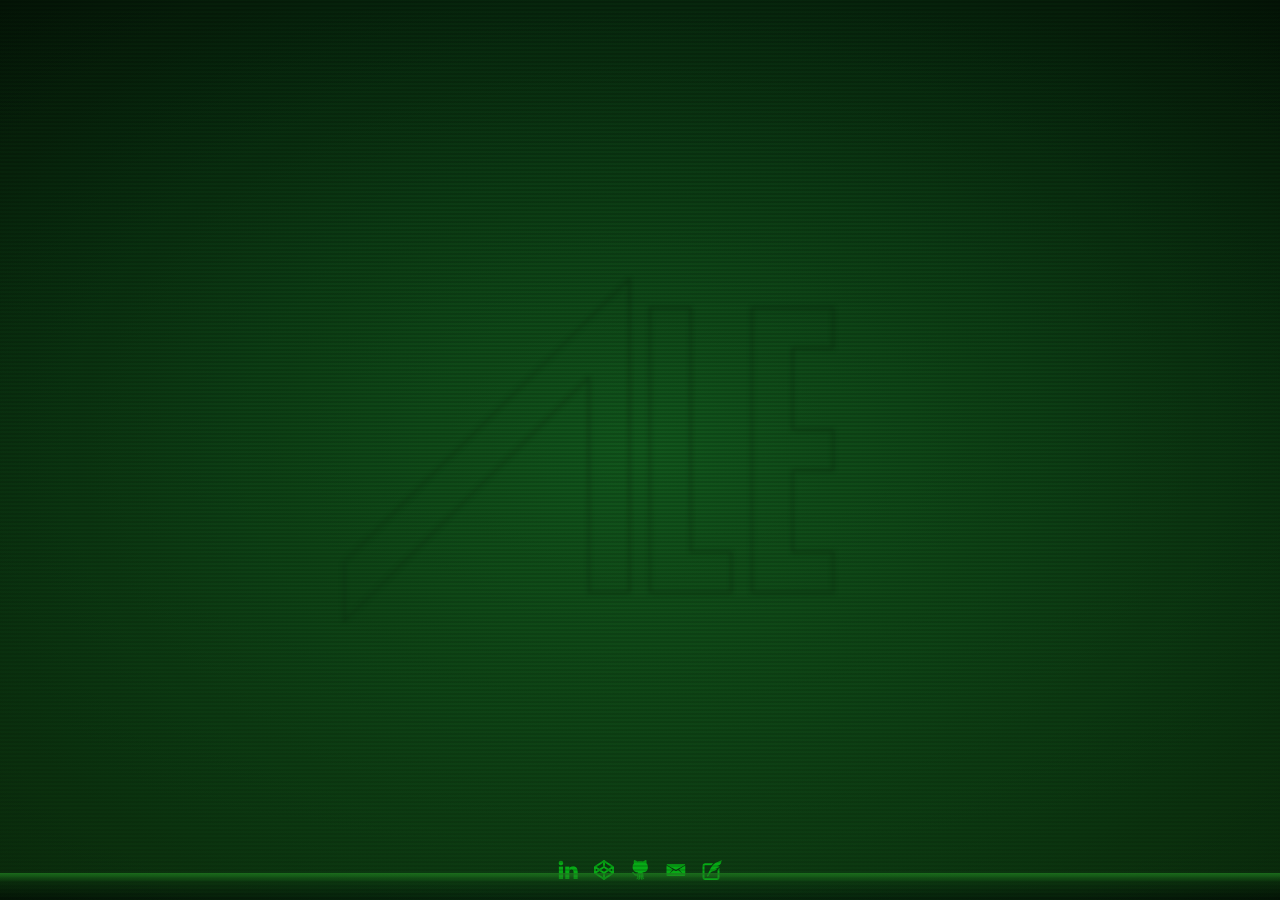
<file: index.html>
<!DOCTYPE html>
<html>
  <head>
    <link rel="apple-touch-icon" sizes="180x180" href="/apple-touch-icon.png" />
    <link rel="icon" type="image/png" sizes="32x32" href="/favicon-32x32.png" />
    <link rel="icon" type="image/png" sizes="16x16" href="/favicon-16x16.png" />
    <link rel="manifest" href="/site.webmanifest" />
    <link rel="mask-icon" href="/safari-pinned-tab.svg" color="#5bbad5" />
    <meta name="theme-color" content="#000000" />
    <meta
      name="viewport"
      content="width=device-width, initial-scale=1.0, viewport-fit=cover"
    />

    <title>Ale</title>
    <!-- Google tag (gtag.js) -->
    <script async src="https://www.googletagmanager.com/gtag/js?id=G-ZBC8TTK3H2"></script>
    <script>
      window.dataLayer = window.dataLayer || [];
      function gtag(){dataLayer.push(arguments);}
      gtag('js', new Date());
    
      gtag('config', 'G-ZBC8TTK3H2');
    </script>
  </head>
  <body>
    <div class="noise"></div>
    <div class="overlay"></div>
    <div class="terminal">
      <svg class="logo" viewBox="0 0 260 190">
        <path
          d="m5.84,182.12v-30.21L150.69,7.88v159.54h-20.69V57.96L5.84,182.12Z"
        />
        <path d="m181.73,22.58v124.16h20.69v20.69h-41.39V22.58h20.69Z" />
        <path
          d="m254.16,22.58v20.69h-20.69v41.39h20.69v20.69h-20.69v41.39h20.69v20.69h-41.39V22.58h41.39Z"
        />
      </svg>
      <div class="networking">
        <a href="https://www.linkedin.com/in/alejandro-fumero/" target="_blank">
          <svg id="a" xmlns="http://www.w3.org/2000/svg" viewBox="0 0 321 306">
            <circle cx="47" cy="42" r="37" style="stroke-width: 0px" />
            <path
              d="m181,186c0-20,13-40,36-40s33,18,33,45v105h66v-113c0-61-32-89-76-89-34,0-51,19-59,32"
              style="stroke-width: 0px"
            />
            <path
              d="m182,296h-66V98h66v198Zm-102,0H14V98h66v198Z"
              style="stroke-width: 0px"
            />
          </svg>
        </a>
        <a href="https://codepen.io/alefumero" target="_blank">
          <svg xmlns="http://www.w3.org/2000/svg" viewBox="0 0 64 64">
            <path
              d="m32,63.96c-.58,0-1.17-.17-1.67-.5L1.45,44.29c-.32-.2-.61-.47-.85-.8-.03-.04-.05-.08-.08-.12-.33-.52-.49-1.1-.48-1.68v-19.38c0-.45.09-.9.28-1.32.18-.39.44-.74.77-1.02.08-.07.16-.13.24-.19.02-.01.03-.02.05-.04L30.29.57c.97-.67,2.44-.67,3.41,0l28.91,19.18c.55.36.95.89,1.17,1.48.13.35.19.72.18,1.08v19.42c0,1.01-.51,1.96-1.35,2.52l-28.94,19.2c-.51.34-1.09.5-1.67.5Zm3.03-20.86v12.2l20.47-13.58-9.13-6.14-11.33,7.52Zm-26.52-1.38l20.47,13.58v-12.2l-11.34-7.52-9.13,6.14Zm14.57-9.8l8.93,5.92,8.93-5.92-8.93-6-8.93,6Zm28.74.04l6.1,4.1v-8.15l-6.1,4.04ZM6.08,27.91v8.15l6.1-4.1-6.1-4.05Zm28.94-7.25l11.36,7.64,9.09-6.03-20.44-13.56v11.95Zm-26.49,1.61l9.09,6.03,11.36-7.64v-11.95l-20.44,13.56Z"
              style="stroke-width: 0px"
            />
          </svg>
        </a>
        <a href="https://github.com/alejandrofumero" target="_blank">
          <svg xmlns="http://www.w3.org/2000/svg" viewBox="0 0 353 413">
            <path
              d="m39,205c17,30,49,48,102,53-8,6-17,17-18,30-10,6-29,8-44,3-21-7-29-48-61-42-7,1-6,6,0,10,10,6,21,16,26,30,12,31,37,39,77,33v45c0,14-20,18-20,25,0,3,7,3,12,3,10,0,32-9,32-23,0-12,0-52,1-59,0-15,8-20,8-20,0,0,1,82-2,92-4,13-10,11-10,17,0,9,26,2,35-17,7-15,4-95,3-94h7s0,37,1,53c0,17-1,39,9,50,7,7,29,19,29,8,0-6-12-12-12-29v-79c10,0,8,26,8,26l1,48s-2,18,19,25c8,3,24,3,25-1s-20-11-20-25v-49c0-36-5-49-22-60,53-5,86-18,102-53,10-20,12-44,12-62,0-50-24-67-29-76,7-38-1-55-5-60-14-5-48,12-66,24-30-9-94-8-118,2C77,2,54,7,54,7c0,0-15,27-4,66-15,18-25,31-26,65,0,27,3,44,15,67Z"
              style="stroke-width: 0px"
            />
          </svg>
        </a>
        <a href="mailto:hi@ale.uy" target="_blank">
          <svg xmlns="http://www.w3.org/2000/svg" viewBox="0 0 443 280">
            <path
              d="m30,35.7c11,5.8,163.8,89.1,169.5,92.1s11.5,4.4,20.5,4.4,14.8-1.4,20.5-4.4,158.5-86.3,169.5-92.1c4.1-2.1,11-5.9,12.5-10.2,2.6-7.6-.2-10.5-11.3-10.5H28.8c-11.1,0-13.9,3-11.3,10.5,1.5,4.4,8.4,8.1,12.5,10.2Z"
              style="stroke-width: 0px"
            />
            <path
              d="m418.7,40.2c-8.2,4.2-81.8,56.6-130.5,88.1l82.2,92.5c2,2,2.9,4.4,1.8,5.6-1.2,1.1-3.8.5-5.9-1.4l-98.6-83.2c-14.9,9.6-25.4,16.2-27.2,17.2-7.7,3.9-13.1,4.4-20.5,4.4s-12.8-.5-20.5-4.4c-1.9-1-12.3-7.6-27.2-17.2l-98.6,83.2c-2,2-4.7,2.6-5.9,1.4-1.2-1.1-.3-3.6,1.7-5.6l82.1-92.5C102.9,96.8,28.5,44.4,20.3,40.2c-8.8-4.5-9.3.8-9.3,4.9v205c0,9.3,13.7,20.9,23.5,20.9h371c9.8,0,21.5-11.7,21.5-20.9V45.1c0-4.2.6-9.4-8.3-4.9Z"
              style="stroke-width: 0px"
            />
          </svg>
        </a>
                <a href="https://blog.ale.uy">

        <svg version="1.1" id="_x32_" xmlns="http://www.w3.org/2000/svg" xmlns:xlink="http://www.w3.org/1999/xlink" width="800px" height="800px" viewBox="0 0 512 512" xml:space="preserve">
<g>
	<path class="st0" d="M421.073,221.719c-0.578,11.719-9.469,26.188-23.797,40.094v183.25c-0.016,4.719-1.875,8.719-5.016,11.844   c-3.156,3.063-7.25,4.875-12.063,4.906H81.558c-4.781-0.031-8.891-1.844-12.047-4.906c-3.141-3.125-4.984-7.125-5-11.844V152.219   c0.016-4.703,1.859-8.719,5-11.844c3.156-3.063,7.266-4.875,12.047-4.906h158.609c12.828-16.844,27.781-34.094,44.719-49.906   c0.078-0.094,0.141-0.188,0.219-0.281H81.558c-18.75-0.016-35.984,7.531-48.25,19.594c-12.328,12.063-20.016,28.938-20,47.344   v292.844c-0.016,18.406,7.672,35.313,20,47.344C45.573,504.469,62.808,512,81.558,512h298.641c18.781,0,36.016-7.531,48.281-19.594   c12.297-12.031,20-28.938,19.984-47.344V203.469c0,0-0.125-0.156-0.328-0.313C440.37,209.813,431.323,216.156,421.073,221.719z"/>
	<path class="st0" d="M498.058,0c0,0-15.688,23.438-118.156,58.109C275.417,93.469,211.104,237.313,211.104,237.313   c-15.484,29.469-76.688,151.906-76.688,151.906c-16.859,31.625,14.031,50.313,32.156,17.656   c34.734-62.688,57.156-119.969,109.969-121.594c77.047-2.375,129.734-69.656,113.156-66.531c-21.813,9.5-69.906,0.719-41.578-3.656   c68-5.453,109.906-56.563,96.25-60.031c-24.109,9.281-46.594,0.469-51-2.188C513.386,138.281,498.058,0,498.058,0z"/>
</g>
</svg>
</a>
      </div>
    </div>
  </body>
  <style>
    body {
      min-height: 100dvh;
      background-color: #000000;
      background-image: radial-gradient(#11581e, #041607),
        url("https://media.giphy.com/media/oEI9uBYSzLpBK/giphy.gif");
      background-repeat: no-repeat;
      background-size: cover;
      margin: 0;
      padding: 0;
    }
    .logo {
      width: 40%;
      min-width: 200px;
      max-width: 600px;
      position: absolute;
      left: 50%;
      top: 50%;
      translate: -60% -50%;
    }
    .logo path {
      fill: none;
      stroke-width: 0.5px;
      stroke: #091d0b;
      filter: blur(1px);
    }
    .terminal {
      position: absolute;
      height: 100%;
      width: 100%;
    }
    .noise {
      pointer-events: none;
      position: absolute;
      width: 100%;
      height: 100%;
      background-image: url("https://media.giphy.com/media/oEI9uBYSzLpBK/giphy.gif");
      background-repeat: no-repeat;
      background-size: cover;
      z-index: -1;
      opacity: 0.02;
    }

    .overlay {
      pointer-events: none;
      position: absolute;
      width: 100%;
      height: 100%;
      background: repeating-linear-gradient(
        180deg,
        rgba(0, 0, 0, 0) 0,
        rgba(0, 0, 0, 0.3) 50%,
        rgba(0, 0, 0, 0) 100%
      );
      background-size: auto 4px;
      z-index: 1;
    }

    .overlay::before {
      content: "";
      pointer-events: none;
      position: absolute;
      display: block;
      top: 0;
      left: 0;
      right: 0;
      bottom: 0;
      width: 100%;
      height: 100%;
      background-image: linear-gradient(
        0deg,
        transparent 0%,
        rgba(32, 128, 32, 0.2) 2%,
        rgba(32, 128, 32, 0.8) 3%,
        rgba(32, 128, 32, 0.2) 3%,
        transparent 100%
      );
      background-repeat: no-repeat;
      -webkit-animation: scan 7.5s linear 0s infinite;
      animation: scan 7.5s linear 0s infinite;
    }

    @-webkit-keyframes scan {
      0% {
        background-position: 0 -100vh;
      }
      35%,
      100% {
        background-position: 0 100vh;
      }
    }

    @keyframes scan {
      0% {
        background-position: 0 -100vh;
      }
      35%,
      100% {
        background-position: 0 100vh;
      }
    }
    .networking {
      position: absolute;
      bottom: 1em;
      left: 50%;
      translate: -50% 0%;
      display: flex;
      flex-direction: row;
      gap: 1em;
    }
    .networking a svg {
      width: 1.25rem;
      height: 1.25rem;
      fill: #00c414;
    }
  </style>
</html>
</file>
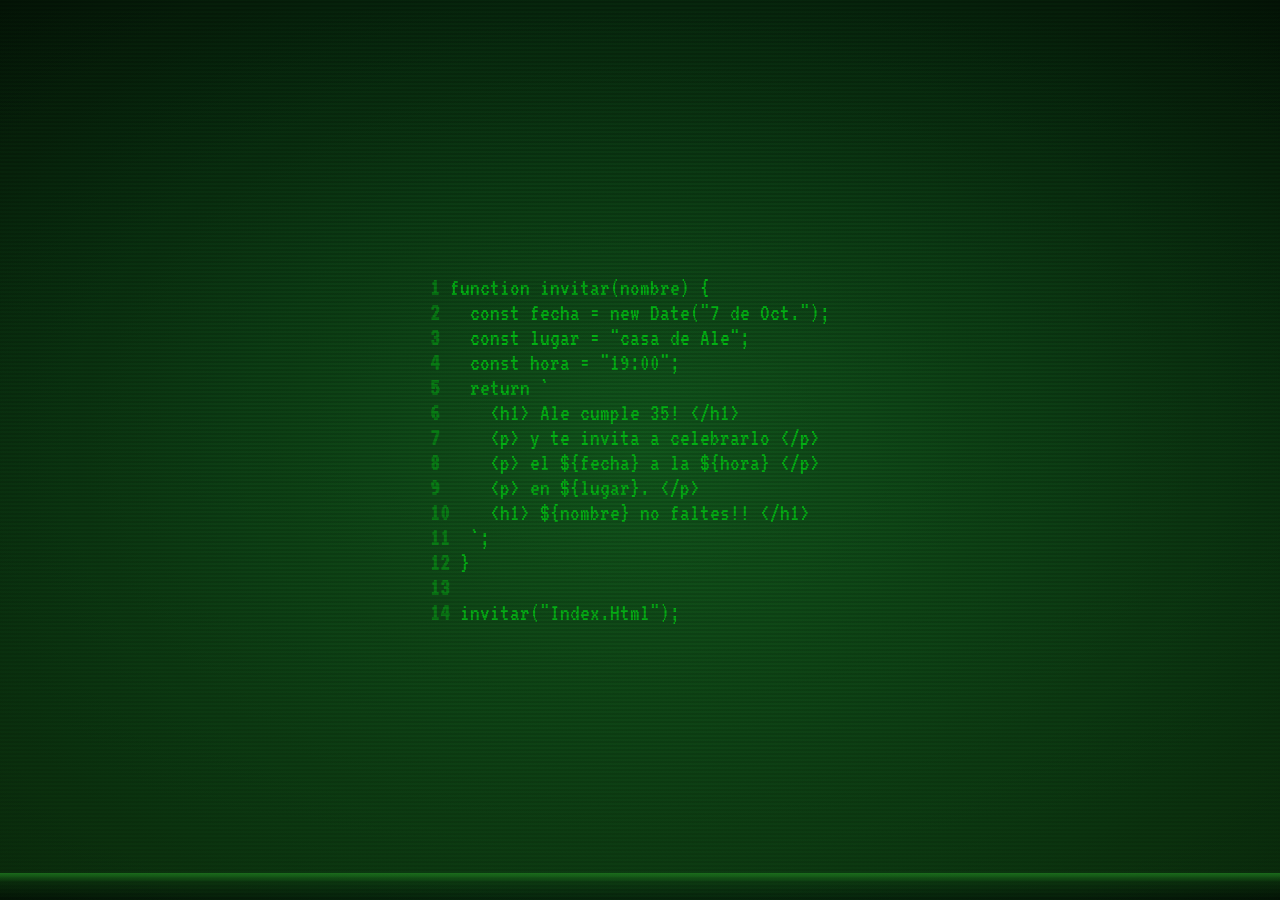
<file: invitacion/index.html>
<!DOCTYPE html>
<html>
  <head>
    <link rel="apple-touch-icon" sizes="180x180" href="/apple-touch-icon.png" />
    <link rel="icon" type="image/png" sizes="32x32" href="/favicon-32x32.png" />
    <link rel="icon" type="image/png" sizes="16x16" href="/favicon-16x16.png" />
    <link rel="manifest" href="/site.webmanifest" />
    <link rel="mask-icon" href="/safari-pinned-tab.svg" color="#5bbad5" />
    <meta name="theme-color" content="#000000" />
    <meta
      name="viewport"
      content="width=device-width, initial-scale=1.0, viewport-fit=cover"
    />

    <title>Ale</title>
  </head>
  <body>
    <div class="noise"></div>
    <div class="overlay"></div>
    <div class="terminal">
      <div class="container">
        <p><b>1 </b> function invitar(nombre) {</p>
        <p>
          <b>2 </b><span class="tab-1"></span>const fecha = new Date("7 de
          Oct.");
        </p>
        <p><b>3 </b><span class="tab-1"></span>const lugar = "casa de Ale";</p>
        <p><b>4 </b><span class="tab-1"></span>const hora = "19:00";</p>

        <p><b>5 </b><span class="tab-1"></span>return `</p>
        <p>
          <b>6 </b><span class="tab-2"></span>&lt;h1&gt; Ale cumple 35!
          &lt;/h1&gt;
        </p>
        <p>
          <b>7 </b><span class="tab-2"></span>&lt;p&gt; y te invita a celebrarlo
          &lt;/p&gt;
        </p>
        <p>
          <b>8 </b><span class="tab-2"></span>&lt;p&gt; el ${fecha} a la ${hora}
          &lt;/p&gt;
        </p>
        <p>
          <b>9 </b><span class="tab-2"></span>&lt;p&gt; en ${lugar}. &lt;/p&gt;
        </p>
        <p>
          <b>10</b><span class="tab-2"></span>&lt;h1&gt; ${nombre} no faltes!! &lt;/h1&gt;
        </p>
        <p><b>11</b><span class="tab-1"></span>`;</p>
        <p><b>12</b> }</p>
        <p><b>13</b></p>
        <p><b>14</b> invitar("<span id="invitado"></span>");</p>
      </div>
    </div>
    <script>
      const handleLocation = async () => {
        const path = window.location.pathname;
        const invitado = path.slice(12);
        const elem = document.getElementById("invitado");
        elem.innerHTML = invitado;
      };
      handleLocation();
    </script>
  </body>
</html>

<style>
  @import url("https://fonts.googleapis.com/css?family=VT323");

  body {
    min-height: 100dvh;
    background-color: #000000;
    background-image: radial-gradient(#11581e, #041607),
      url("https://media.giphy.com/media/oEI9uBYSzLpBK/giphy.gif");
    background-repeat: no-repeat;
    background-size: cover;
    margin: 0;
    padding: 0;
    font-family: "VT323", monospace;
  }
  .logo {
    width: 40%;
    min-width: 200px;
    max-width: 600px;
    position: absolute;
    left: 50%;
    top: 50%;
    translate: -60% -50%;
  }
  .logo path {
    fill: none;
    stroke-width: 0.5px;
    stroke: #091d0b;
    filter: blur(1px);
  }
  .terminal {
    position: absolute;
    height: 100%;
    width: 100%;
    display: flex;
    align-items: center;
    justify-content: center;
  }
  .terminal .container {
    min-width: 42ch;
    font-size: 24px;
  }
  .noise {
    pointer-events: none;
    position: absolute;
    width: 100%;
    height: 100%;
    background-image: url("https://media.giphy.com/media/oEI9uBYSzLpBK/giphy.gif");
    background-repeat: no-repeat;
    background-size: cover;
    z-index: -1;
    opacity: 0.02;
  }

  .overlay {
    pointer-events: none;
    position: absolute;
    width: 100%;
    height: 100%;
    background: repeating-linear-gradient(
      180deg,
      rgba(0, 0, 0, 0) 0,
      rgba(0, 0, 0, 0.3) 50%,
      rgba(0, 0, 0, 0) 100%
    );
    background-size: auto 4px;
    z-index: 1;
  }

  .overlay::before {
    content: "";
    pointer-events: none;
    position: absolute;
    display: block;
    top: 0;
    left: 0;
    right: 0;
    bottom: 0;
    width: 100%;
    height: 100%;
    background-image: linear-gradient(
      0deg,
      transparent 0%,
      rgba(32, 128, 32, 0.2) 2%,
      rgba(32, 128, 32, 0.8) 3%,
      rgba(32, 128, 32, 0.2) 3%,
      transparent 100%
    );
    background-repeat: no-repeat;
    -webkit-animation: scan 7.5s linear 0s infinite;
    animation: scan 7.5s linear 0s infinite;
  }

  @-webkit-keyframes scan {
    0% {
      background-position: 0 -100vh;
    }
    35%,
    100% {
      background-position: 0 100vh;
    }
  }

  @keyframes scan {
    0% {
      background-position: 0 -100vh;
    }
    35%,
    100% {
      background-position: 0 100vh;
    }
  }

  .terminal p {
    margin: 1px 0;
    white-space: nowrap;
    overflow: hidden;
    animation: type 2.5s steps(60, end) backwards;
    color: #00c414;
    max-width: 42ch;
  }
  .terminal p:nth-child(1) {
    animation-delay: 2.5s;
  }
  .terminal p:nth-child(2) {
    animation-delay: 5s;
  }
  .terminal p:nth-child(3) {
    animation-delay: 7.5s;
  }
  .terminal p:nth-child(4) {
    animation-delay: 10s;
  }
  .terminal p:nth-child(5) {
    animation-delay: 12.5s;
  }
  .terminal p:nth-child(6) {
    animation-delay: 15s;
  }
  .terminal p:nth-child(7) {
    animation-delay: 17.5s;
  }
  .terminal p:nth-child(8) {
    animation-delay: 20s;
  }
  .terminal p:nth-child(9) {
    animation-delay: 22.5s;
  }
  .terminal p:nth-child(10) {
    animation-delay: 25s;
  }
  .terminal p:nth-child(11) {
    animation-delay: 27s;
  }
  .terminal p:nth-child(12) {
    animation-delay: 28.5s;
  }
  .terminal p:nth-child(13) {
    animation-delay: 30s;
  }
  .terminal p:nth-child(14) {
    animation-delay: 31.5s;
  }
  .terminal p.break {
    margin: 1px 0 15px 0;
  }
  .terminal span.tab-1 {
    display: inline-block;
    width: 2ch;
  }
  .terminal b {
    opacity: 0.5;
  }
  .terminal span.tab-2 {
    display: inline-block;
    width: 4ch;
  }
  @keyframes type {
    from {
      width: 0ch;
    }
    to {
      width: 42ch;
    }
  }
  #invitado {
    text-transform: capitalize;
  }
  @media screen and (max-width: 520px) {
    .terminal .container {
      font-size: 20px;
    }
  }
  @media screen and (max-width: 360px) {
    .terminal .container {
      font-size: 18px;
    }
  }
</style>
</file>
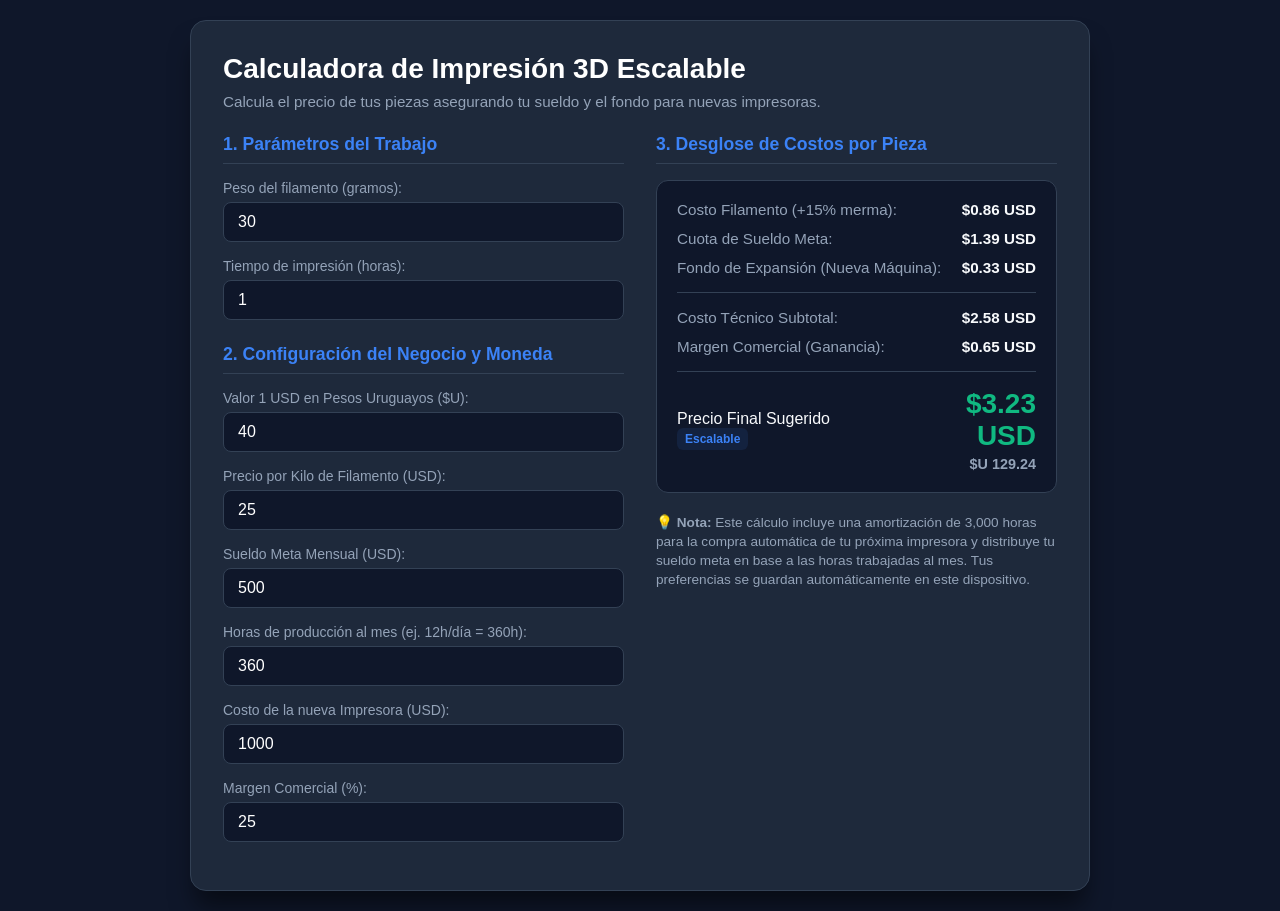
<file: lab/calc.html>
<!DOCTYPE html>
<html lang="es">
<head>
  <meta charset="UTF-8">
  <meta name="viewport" content="width=device-width, initial-scale=1.0">
  <title>Calculadora de Costos Impresión 3D</title>
  <style>
    :root {
      --bg-color: #0f172a;
      --card-bg: #1e293b;
      --accent: #3b82f6;
      --accent-hover: #2563eb;
      --text-main: #f8fafc;
      --text-muted: #94a3b8;
      --border: #334155;
      --success: #10b981;
    }

    * {
      box-sizing: border-box;
      margin: 0;
      padding: 0;
      font-family: -apple-system, BlinkMacSystemFont, "Segoe UI", Roboto, Helvetica, Arial, sans-serif;
    }

    body {
      background-color: var(--bg-color);
      color: var(--text-main);
      display: flex;
      justify-content: center;
      align-items: center;
      min-height: 100vh;
      padding: 20px;
    }

    .container {
      width: 100%;
      max-width: 900px;
      background: var(--card-bg);
      border-radius: 16px;
      border: 1px solid var(--border);
      padding: 32px;
      box-shadow: 0 20px 25px -5px rgba(0, 0, 0, 0.5);
    }

    h1 {
      font-size: 1.75rem;
      font-weight: 700;
      margin-bottom: 8px;
      color: #fff;
    }

    p.subtitle {
      color: var(--text-muted);
      margin-bottom: 24px;
      font-size: 0.95rem;
    }

    .grid {
      display: grid;
      grid-template-columns: 1fr 1fr;
      gap: 32px;
    }

    @media (max-width: 768px) {
      .grid {
        grid-template-columns: 1fr;
      }
    }

    .section-title {
      font-size: 1.1rem;
      font-weight: 600;
      margin-bottom: 16px;
      padding-bottom: 8px;
      border-bottom: 1px solid var(--border);
      color: var(--accent);
    }

    .form-group {
      margin-bottom: 16px;
    }

    label {
      display: block;
      font-size: 0.875rem;
      color: var(--text-muted);
      margin-bottom: 6px;
    }

    input[type="number"] {
      width: 100%;
      padding: 10px 14px;
      background: #0f172a;
      border: 1px solid var(--border);
      border-radius: 8px;
      color: #fff;
      font-size: 1rem;
      outline: none;
      transition: border-color 0.2s;
    }

    input[type="number"]:focus {
      border-color: var(--accent);
    }

    .results-card {
      background: #0f172a;
      border-radius: 12px;
      padding: 20px;
      border: 1px solid var(--border);
    }

    .row {
      display: flex;
      justify-content: space-between;
      margin-bottom: 12px;
      font-size: 0.95rem;
    }

    .row .label {
      color: var(--text-muted);
    }

    .row .value {
      font-weight: 600;
    }

    .divider {
      height: 1px;
      background: var(--border);
      margin: 16px 0;
    }

    .total-row {
      display: flex;
      justify-content: space-between;
      align-items: center;
      margin-top: 16px;
    }

    .total-price {
      font-size: 1.75rem;
      font-weight: 800;
      color: var(--success);
      text-align: right;
    }

    .currency-sub {
      font-size: 0.9rem;
      font-weight: 600;
      color: var(--text-muted);
      text-align: right;
      margin-top: 4px;
    }

    .badge {
      display: inline-block;
      padding: 4px 8px;
      background: rgba(59, 130, 246, 0.1);
      color: var(--accent);
      border-radius: 6px;
      font-size: 0.75rem;
      font-weight: 600;
    }
  </style>
</head>
<body>

  <div class="container">
    <h1>Calculadora de Impresión 3D Escalable</h1>
    <p class="subtitle">Calcula el precio de tus piezas asegurando tu sueldo y el fondo para nuevas impresoras.</p>

    <div class="grid">
      <!-- Formulario de Configuración -->
      <div>
        <div class="section-title">1. Parámetros del Trabajo</div>
        
        <div class="form-group">
          <label for="peso">Peso del filamento (gramos):</label>
          <input type="number" id="peso" value="30" min="0" step="1">
        </div>

        <div class="form-group">
          <label for="tiempo">Tiempo de impresión (horas):</label>
          <input type="number" id="tiempo" value="1" min="0" step="0.1">
        </div>

        <div class="section-title" style="margin-top: 24px;">2. Configuración del Negocio y Moneda</div>

        <div class="form-group">
          <label for="tipoCambio">Valor 1 USD en Pesos Uruguayos ($U):</label>
          <input type="number" id="tipoCambio" value="40" min="0" step="0.1">
        </div>

        <div class="form-group">
          <label for="precioKilo">Precio por Kilo de Filamento (USD):</label>
          <input type="number" id="precioKilo" value="25" min="0">
        </div>

        <div class="form-group">
          <label for="sueldoMeta">Sueldo Meta Mensual (USD):</label>
          <input type="number" id="sueldoMeta" value="500" min="0">
        </div>

        <div class="form-group">
          <label for="horasMensuales">Horas de producción al mes (ej. 12h/día = 360h):</label>
          <input type="number" id="horasMensuales" value="360" min="1">
        </div>

        <div class="form-group">
          <label for="costoImpresora">Costo de la nueva Impresora (USD):</label>
          <input type="number" id="costoImpresora" value="1000" min="0">
        </div>

        <div class="form-group">
          <label for="margen">Margen Comercial (%):</label>
          <input type="number" id="margen" value="25" min="0">
        </div>
      </div>

      <!-- Resultados -->
      <div>
        <div class="section-title">3. Desglose de Costos por Pieza</div>
        
        <div class="results-card">
          <div class="row">
            <span class="label">Costo Filamento (+15% merma):</span>
            <span class="value" id="resMaterial">$0.00 USD</span>
          </div>

          <div class="row">
            <span class="label">Cuota de Sueldo Meta:</span>
            <span class="value" id="resSueldo">$0.00 USD</span>
          </div>

          <div class="row">
            <span class="label">Fondo de Expansión (Nueva Máquina):</span>
            <span class="value" id="resExpansion">$0.00 USD</span>
          </div>

          <div class="divider"></div>

          <div class="row">
            <span class="label">Costo Técnico Subtotal:</span>
            <span class="value" id="resSubtotal">$0.00 USD</span>
          </div>

          <div class="row">
            <span class="label">Margen Comercial (Ganancia):</span>
            <span class="value" id="resMargen">$0.00 USD</span>
          </div>

          <div class="divider"></div>

          <div class="total-row">
            <div>
              <span class="label">Precio Final Sugerido</span>
              <div class="badge">Escalable</div>
            </div>
            <div>
              <div class="total-price" id="resTotalUSD">$0.00 USD</div>
              <div class="currency-sub" id="resTotalUYU">$U 0.00</div>
            </div>
          </div>
        </div>

        <div style="margin-top: 20px; font-size: 0.85rem; color: var(--text-muted); line-height: 1.4;">
          💡 <strong>Nota:</strong> Este cálculo incluye una amortización de 3,000 horas para la compra automática de tu próxima impresora y distribuye tu sueldo meta en base a las horas trabajadas al mes. Tus preferencias se guardan automáticamente en este dispositivo.
        </div>
      </div>
    </div>
  </div>

  <script>
    // Referencias a elementos del DOM
    const inputPeso = document.getElementById('peso');
    const inputTiempo = document.getElementById('tiempo');
    const inputTipoCambio = document.getElementById('tipoCambio');
    const inputPrecioKilo = document.getElementById('precioKilo');
    const inputSueldoMeta = document.getElementById('sueldoMeta');
    const inputHorasMensuales = document.getElementById('horasMensuales');
    const inputCostoImpresora = document.getElementById('costoImpresora');
    const inputMargen = document.getElementById('margen');

    const resMaterial = document.getElementById('resMaterial');
    const resSueldo = document.getElementById('resSueldo');
    const resExpansion = document.getElementById('resExpansion');
    const resSubtotal = document.getElementById('resSubtotal');
    const resMargen = document.getElementById('resMargen');
    const resTotalUSD = document.getElementById('resTotalUSD');
    const resTotalUYU = document.getElementById('resTotalUYU');

    // Clave para localStorage
    const STORAGE_PREFIX = 'print3d_calc_';

    // Cargar valores guardados en localStorage si existen
    const inputsConfig = [
      { el: inputPeso, key: 'peso', default: '30' },
      { el: inputTiempo, key: 'tiempo', default: '1' },
      { el: inputTipoCambio, key: 'tipoCambio', default: '40' },
      { el: inputPrecioKilo, key: 'precioKilo', default: '25' },
      { el: inputSueldoMeta, key: 'sueldoMeta', default: '500' },
      { el: inputHorasMensuales, key: 'horasMensuales', default: '360' },
      { el: inputCostoImpresora, key: 'costoImpresora', default: '1000' },
      { el: inputMargen, key: 'margen', default: '25' }
    ];

    inputsConfig.forEach(item => {
      const savedValue = localStorage.getItem(STORAGE_PREFIX + item.key);
      if (savedValue !== null) {
        item.el.value = savedValue;
      } else {
        item.el.value = item.default;
      }
    });

    function calcular() {
      // Valores de entrada
      const pesoGramos = parseFloat(inputPeso.value) || 0;
      const tiempoHoras = parseFloat(inputTiempo.value) || 0;
      const tipoCambio = parseFloat(inputTipoCambio.value) || 1;
      const precioKilo = parseFloat(inputPrecioKilo.value) || 0;
      const sueldoMeta = parseFloat(inputSueldoMeta.value) || 0;
      const horasMensuales = parseFloat(inputHorasMensuales.value) || 1;
      const costoImpresora = parseFloat(inputCostoImpresora.value) || 0;
      const margenPorcentaje = parseFloat(inputMargen.value) || 0;

      // Guardar en localStorage cada vez que cambien
      inputsConfig.forEach(item => {
        localStorage.setItem(STORAGE_PREFIX + item.key, item.el.value);
      });

      // 1. Costo Material (con 15% de merma por soportes/fallos)
      const costoPorGramo = (precioKilo / 1000) * 1.15;
      const costoMaterialTotal = pesoGramos * costoPorGramo;

      // 2. Cuota de Sueldo por hora
      const cuotaSueldoHora = sueldoMeta / horasMensuales;
      const costoSueldoTotal = cuotaSueldoHora * tiempoHoras;

      // 3. Fondo de expansión por hora (Vida útil estimada: 3000 hs)
      const cuotaExpansionHora = costoImpresora / 3000;
      const costoExpansionTotal = cuotaExpansionHora * tiempoHoras;

      // 4. Subtotal y Margen
      const subtotal = costoMaterialTotal + costoSueldoTotal + costoExpansionTotal;
      const margenMonto = subtotal * (margenPorcentaje / 100);
      const precioFinalUSD = subtotal + margenMonto;
      const precioFinalUYU = precioFinalUSD * tipoCambio;

      // Mostrar Resultados
      resMaterial.textContent = `$${costoMaterialTotal.toFixed(2)} USD`;
      resSueldo.textContent = `$${costoSueldoTotal.toFixed(2)} USD`;
      resExpansion.textContent = `$${costoExpansionTotal.toFixed(2)} USD`;
      resSubtotal.textContent = `$${subtotal.toFixed(2)} USD`;
      resMargen.textContent = `$${margenMonto.toFixed(2)} USD`;
      resTotalUSD.textContent = `$${precioFinalUSD.toFixed(2)} USD`;
      resTotalUYU.textContent = `$U ${precioFinalUYU.toFixed(2)}`;
    }

    // Escuchar eventos en los inputs
    inputsConfig.forEach(item => {
      item.el.addEventListener('input', calcular);
    });

    // Cálculo inicial
    calcular();
  </script>
</body>
</html>
</file>
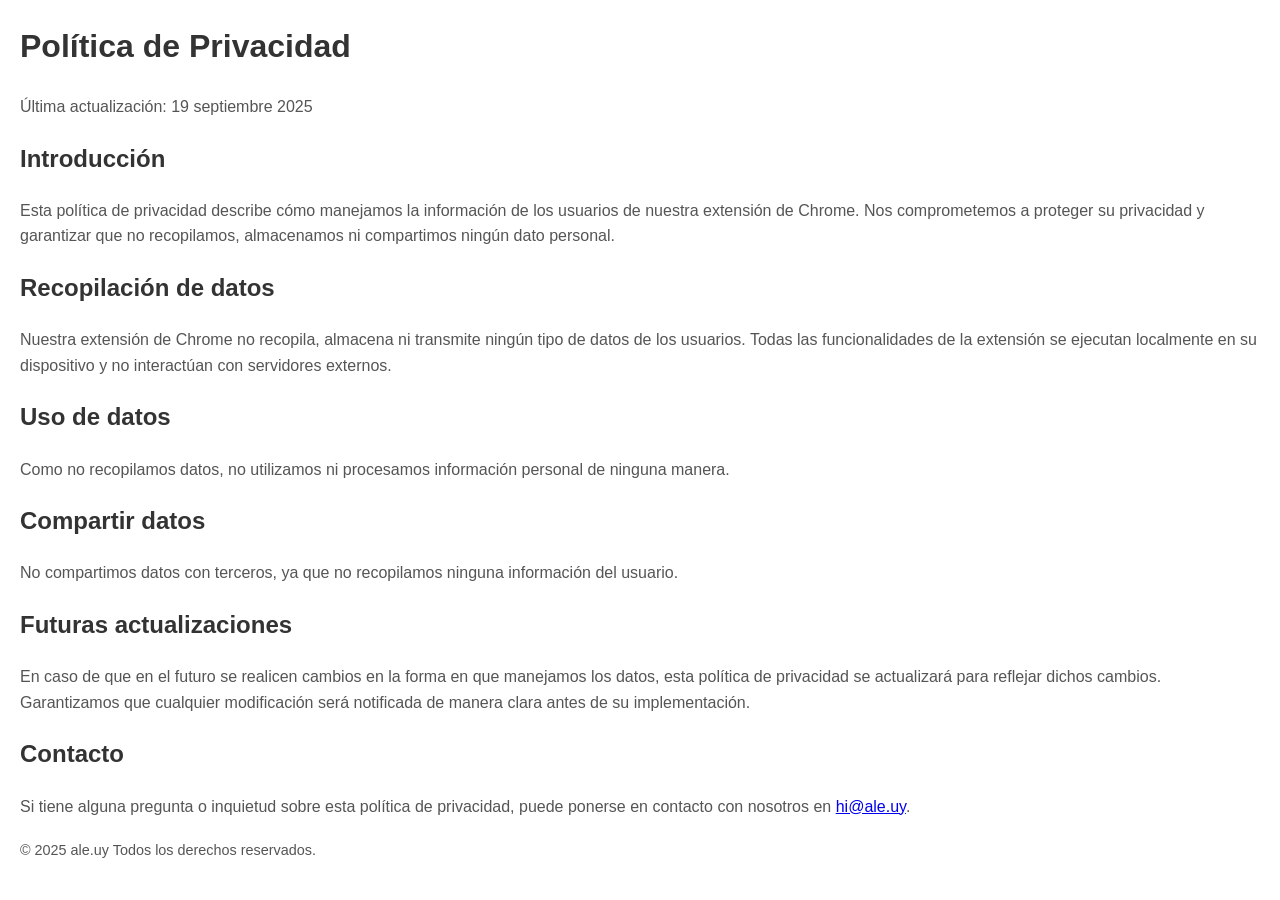
<file: privacy/extension.html>
<!DOCTYPE html>
<html lang="es">
<head>
    <meta charset="UTF-8">
    <meta name="viewport" content="width=device-width, initial-scale=1.0">
    <title>Política de Privacidad</title>
    <style>
        body {
            font-family: Arial, sans-serif;
            line-height: 1.6;
            margin: 20px;
            padding: 0;
        }
        h1, h2 {
            color: #333;
        }
        p {
            color: #555;
        }
        footer {
            margin-top: 20px;
            font-size: 0.9em;
            color: #777;
        }
    </style>
</head>
<body>
    <h1>Política de Privacidad</h1>
    <p>Última actualización: 19 septiembre 2025</p>

    <h2>Introducción</h2>
    <p>Esta política de privacidad describe cómo manejamos la información de los usuarios de nuestra extensión de Chrome. Nos comprometemos a proteger su privacidad y garantizar que no recopilamos, almacenamos ni compartimos ningún dato personal.</p>

    <h2>Recopilación de datos</h2>
    <p>Nuestra extensión de Chrome no recopila, almacena ni transmite ningún tipo de datos de los usuarios. Todas las funcionalidades de la extensión se ejecutan localmente en su dispositivo y no interactúan con servidores externos.</p>

    <h2>Uso de datos</h2>
    <p>Como no recopilamos datos, no utilizamos ni procesamos información personal de ninguna manera.</p>

    <h2>Compartir datos</h2>
    <p>No compartimos datos con terceros, ya que no recopilamos ninguna información del usuario.</p>

    <h2>Futuras actualizaciones</h2>
    <p>En caso de que en el futuro se realicen cambios en la forma en que manejamos los datos, esta política de privacidad se actualizará para reflejar dichos cambios. Garantizamos que cualquier modificación será notificada de manera clara antes de su implementación.</p>

    <h2>Contacto</h2>
    <p>Si tiene alguna pregunta o inquietud sobre esta política de privacidad, puede ponerse en contacto con nosotros en <a href="mailto:hi@ale.uy">hi@ale.uy</a>.</p>

    <footer>
        <p>&copy; 2025 ale.uy Todos los derechos reservados.</p>
    </footer>
</body>
</html>
</file>
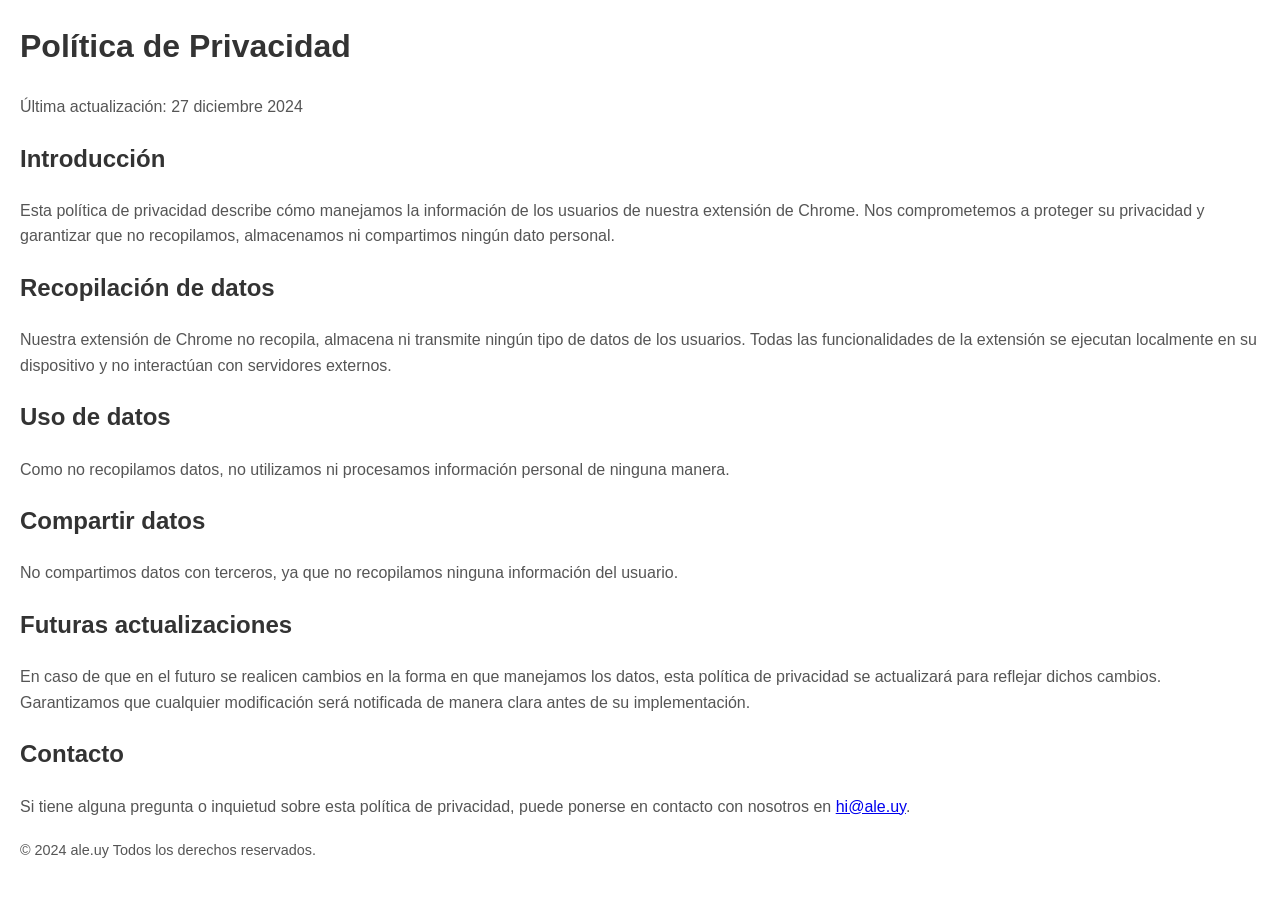
<file: recos-tools/privacy.html>
<!DOCTYPE html>
<html lang="es">
<head>
    <meta charset="UTF-8">
    <meta name="viewport" content="width=device-width, initial-scale=1.0">
    <title>Política de Privacidad</title>
    <style>
        body {
            font-family: Arial, sans-serif;
            line-height: 1.6;
            margin: 20px;
            padding: 0;
        }
        h1, h2 {
            color: #333;
        }
        p {
            color: #555;
        }
        footer {
            margin-top: 20px;
            font-size: 0.9em;
            color: #777;
        }
    </style>
</head>
<body>
    <h1>Política de Privacidad</h1>
    <p>Última actualización: 27 diciembre 2024</p>

    <h2>Introducción</h2>
    <p>Esta política de privacidad describe cómo manejamos la información de los usuarios de nuestra extensión de Chrome. Nos comprometemos a proteger su privacidad y garantizar que no recopilamos, almacenamos ni compartimos ningún dato personal.</p>

    <h2>Recopilación de datos</h2>
    <p>Nuestra extensión de Chrome no recopila, almacena ni transmite ningún tipo de datos de los usuarios. Todas las funcionalidades de la extensión se ejecutan localmente en su dispositivo y no interactúan con servidores externos.</p>

    <h2>Uso de datos</h2>
    <p>Como no recopilamos datos, no utilizamos ni procesamos información personal de ninguna manera.</p>

    <h2>Compartir datos</h2>
    <p>No compartimos datos con terceros, ya que no recopilamos ninguna información del usuario.</p>

    <h2>Futuras actualizaciones</h2>
    <p>En caso de que en el futuro se realicen cambios en la forma en que manejamos los datos, esta política de privacidad se actualizará para reflejar dichos cambios. Garantizamos que cualquier modificación será notificada de manera clara antes de su implementación.</p>

    <h2>Contacto</h2>
    <p>Si tiene alguna pregunta o inquietud sobre esta política de privacidad, puede ponerse en contacto con nosotros en <a href="mailto:hi@ale.uy">hi@ale.uy</a>.</p>

    <footer>
        <p>&copy; 2024 ale.uy Todos los derechos reservados.</p>
    </footer>
</body>
</html>
</file>
